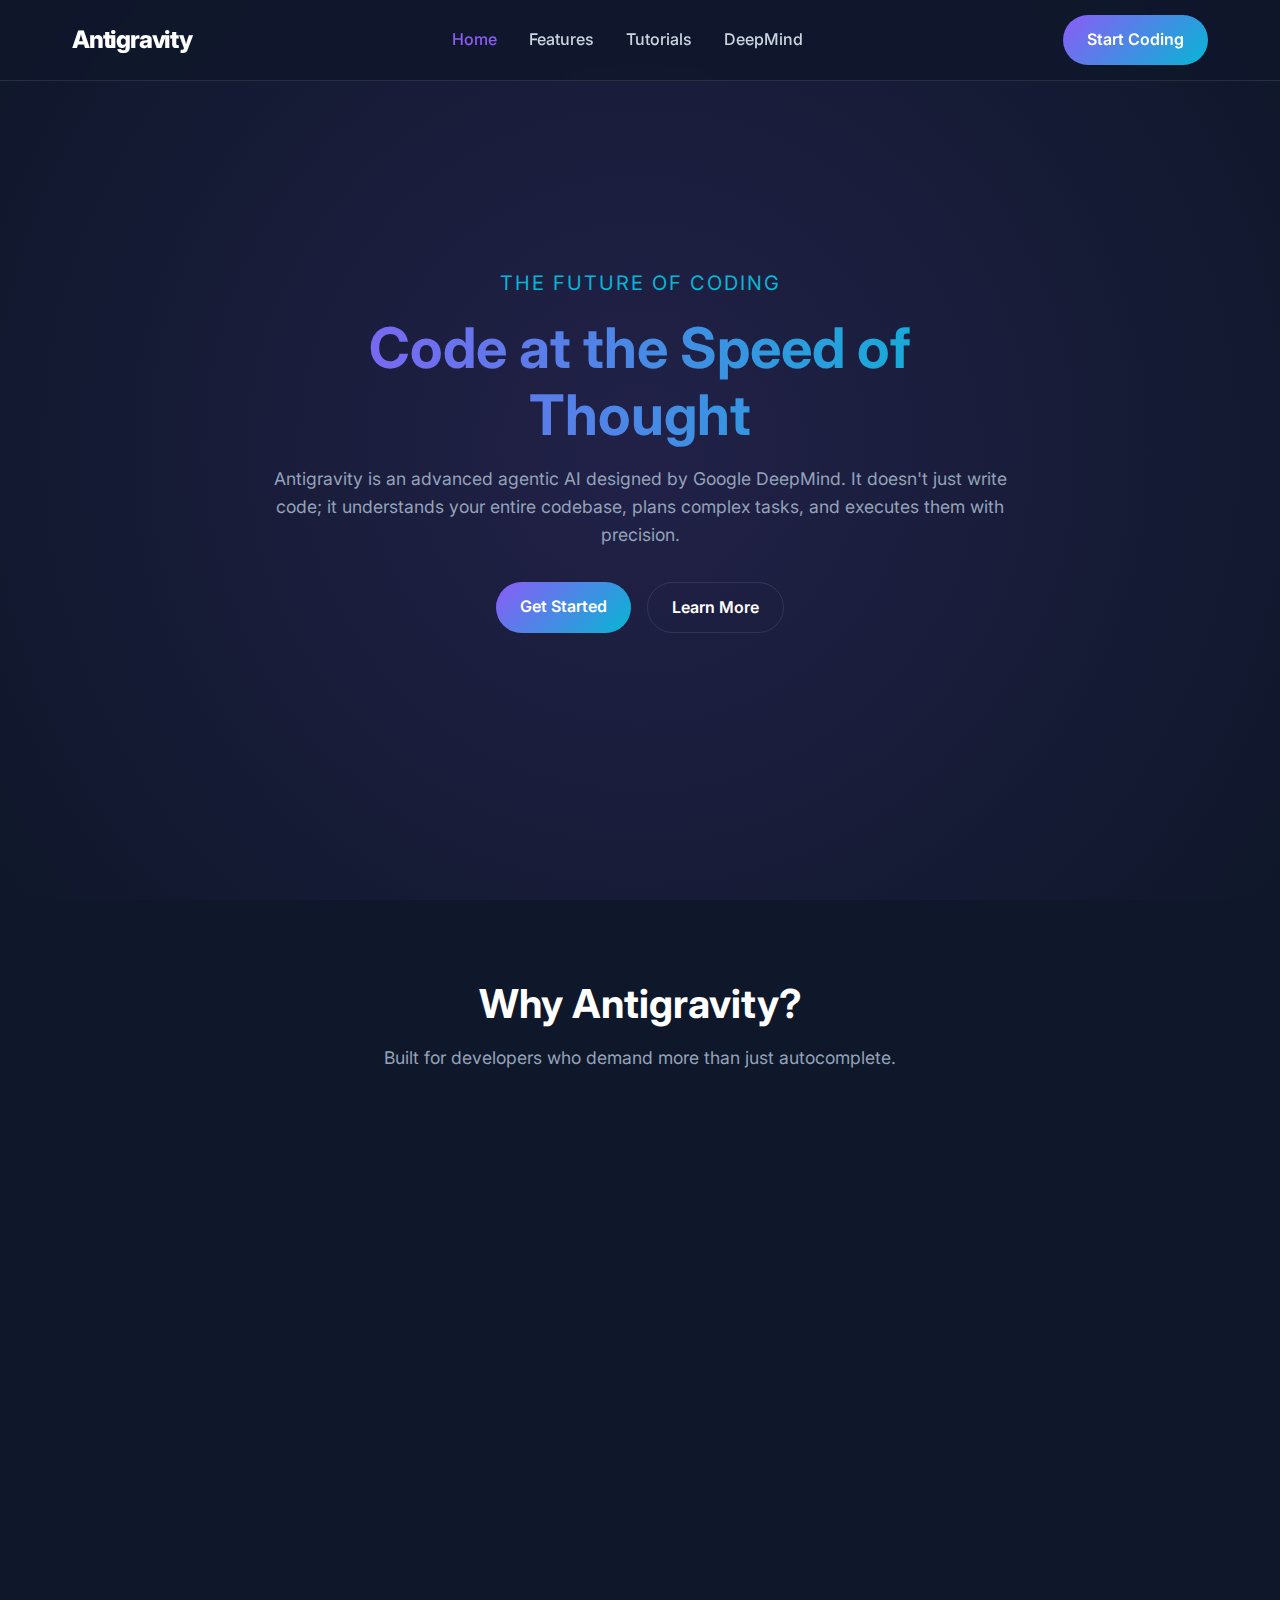
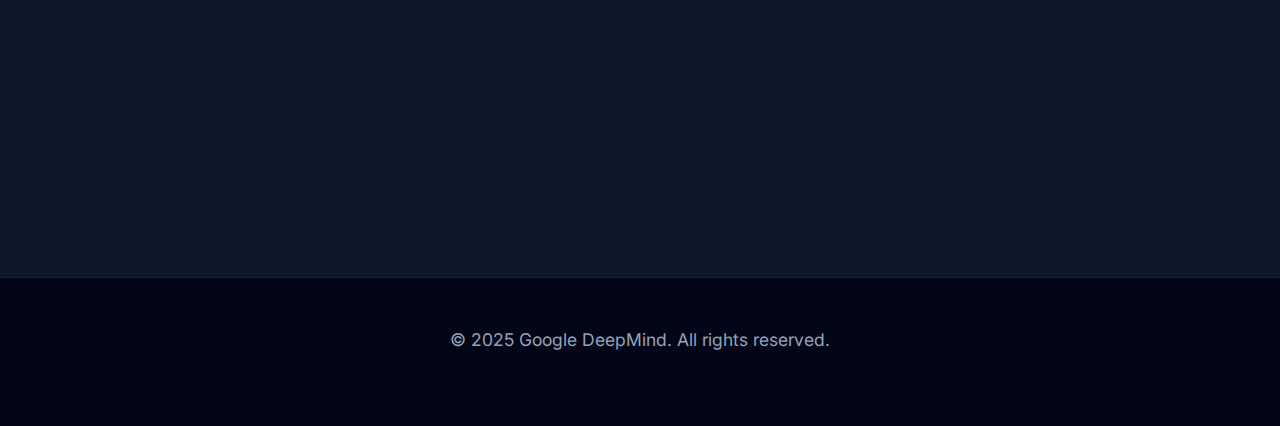
<file: index.html>
<!DOCTYPE html>
<html lang="en">

<head>
    <meta charset="UTF-8">
    <meta name="viewport" content="width=device-width, initial-scale=1.0">
    <title>Antigravity | Advanced Agentic Coding</title>
    <link rel="preconnect" href="https://fonts.googleapis.com">
    <link rel="preconnect" href="https://fonts.gstatic.com" crossorigin>
    <link href="https://fonts.googleapis.com/css2?family=Inter:wght@400;500;600;700;800&family=Fira+Code&display=swap"
        rel="stylesheet">
    <link rel="stylesheet" href="styles.css">
    <script async src="https://pagead2.googlesyndication.com/pagead/js/adsbygoogle.js?client=ca-pub-4131495586720086"
        crossorigin="anonymous"></script>
    <script async src="https://www.googletagmanager.com/gtag/js?id=G-J229PTPG5M"></script>
    <script>
        window.dataLayer = window.dataLayer || [];
        function gtag() { dataLayer.push(arguments); }
        gtag('js', new Date());

        gtag('config', 'G-J229PTPG5M');
    </script>
    <meta name="google-adsense-account" content="ca-pub-4131495586720086">
</head>

<body>
    <header>
        <div class="container">
            <nav>
                <a href="index.html" class="logo">Antigravity</a>
                <ul class="nav-links">
                    <li><a href="index.html" class="active">Home</a></li>
                    <li><a href="#features">Features</a></li>
                    <li><a href="tutorials.html">Tutorials</a></li>
                    <li><a href="https://github.com/google-deepmind" target="_blank">DeepMind</a></li>
                </ul>
                <a href="tutorials.html" class="cta-button">Start Coding</a>
            </nav>
        </div>
    </header>

    <main>
        <section class="hero">
            <div class="container hero-content">
                <span class="hero-tagline">The Future of Coding</span>
                <h1>Code at the Speed of Thought</h1>
                <p>Antigravity is an advanced agentic AI designed by Google DeepMind. It doesn't just write code; it
                    understands your entire codebase, plans complex tasks, and executes them with precision.</p>
                <div class="hero-buttons">
                    <a href="tutorials.html" class="cta-button">Get Started</a>
                    <a href="#features" class="secondary-button">Learn More</a>
                </div>
            </div>
        </section>

        <section id="features" class="section">
            <div class="container">
                <div class="section-header" style="text-align: center; margin-bottom: 3rem;">
                    <h2>Why Antigravity?</h2>
                    <p>Built for developers who demand more than just autocomplete.</p>
                </div>
                <div class="features-grid">
                    <div class="feature-card">
                        <div class="feature-icon">🧠</div>
                        <h3>Deep Understanding</h3>
                        <p>Antigravity analyzes your entire workspace, understanding dependencies, project structure,
                            and context just like a senior engineer.</p>
                    </div>
                    <div class="feature-card">
                        <div class="feature-icon">🤖</div>
                        <h3>Agentic Workflow</h3>
                        <p>It breaks down complex objectives into manageable tasks, executes them step-by-step, and
                            verifies the results automatically.</p>
                    </div>
                    <div class="feature-card">
                        <div class="feature-icon">🛠️</div>
                        <h3>Full Tool Access</h3>
                        <p>From running terminal commands to editing files and browsing the web, Antigravity has the
                            tools to get the job done.</p>
                    </div>
                    <div class="feature-card">
                        <div class="feature-icon">📝</div>
                        <h3>Artifact Management</h3>
                        <p>It creates and maintains implementation plans, task lists, and walkthroughs to keep you in
                            the loop and in control.</p>
                    </div>
                    <div class="feature-card">
                        <div class="feature-icon">👁️</div>
                        <h3>Visual Verification</h3>
                        <p>With browser capabilities, it can verify UI changes by taking screenshots and recording
                            sessions of your web apps.</p>
                    </div>
                    <div class="feature-card">
                        <div class="feature-icon">🔒</div>
                        <h3>Safe & Secure</h3>
                        <p>Built with safety in mind. You have full control over what commands are run and what files
                            are modified.</p>
                    </div>
                </div>
            </div>
        </section>
    </main>

    <footer>
        <div class="container">
            <p>&copy; 2025 Google DeepMind. All rights reserved.</p>
        </div>
    </footer>

    <script src="script.js"></script>
</body>

</html>
</file>
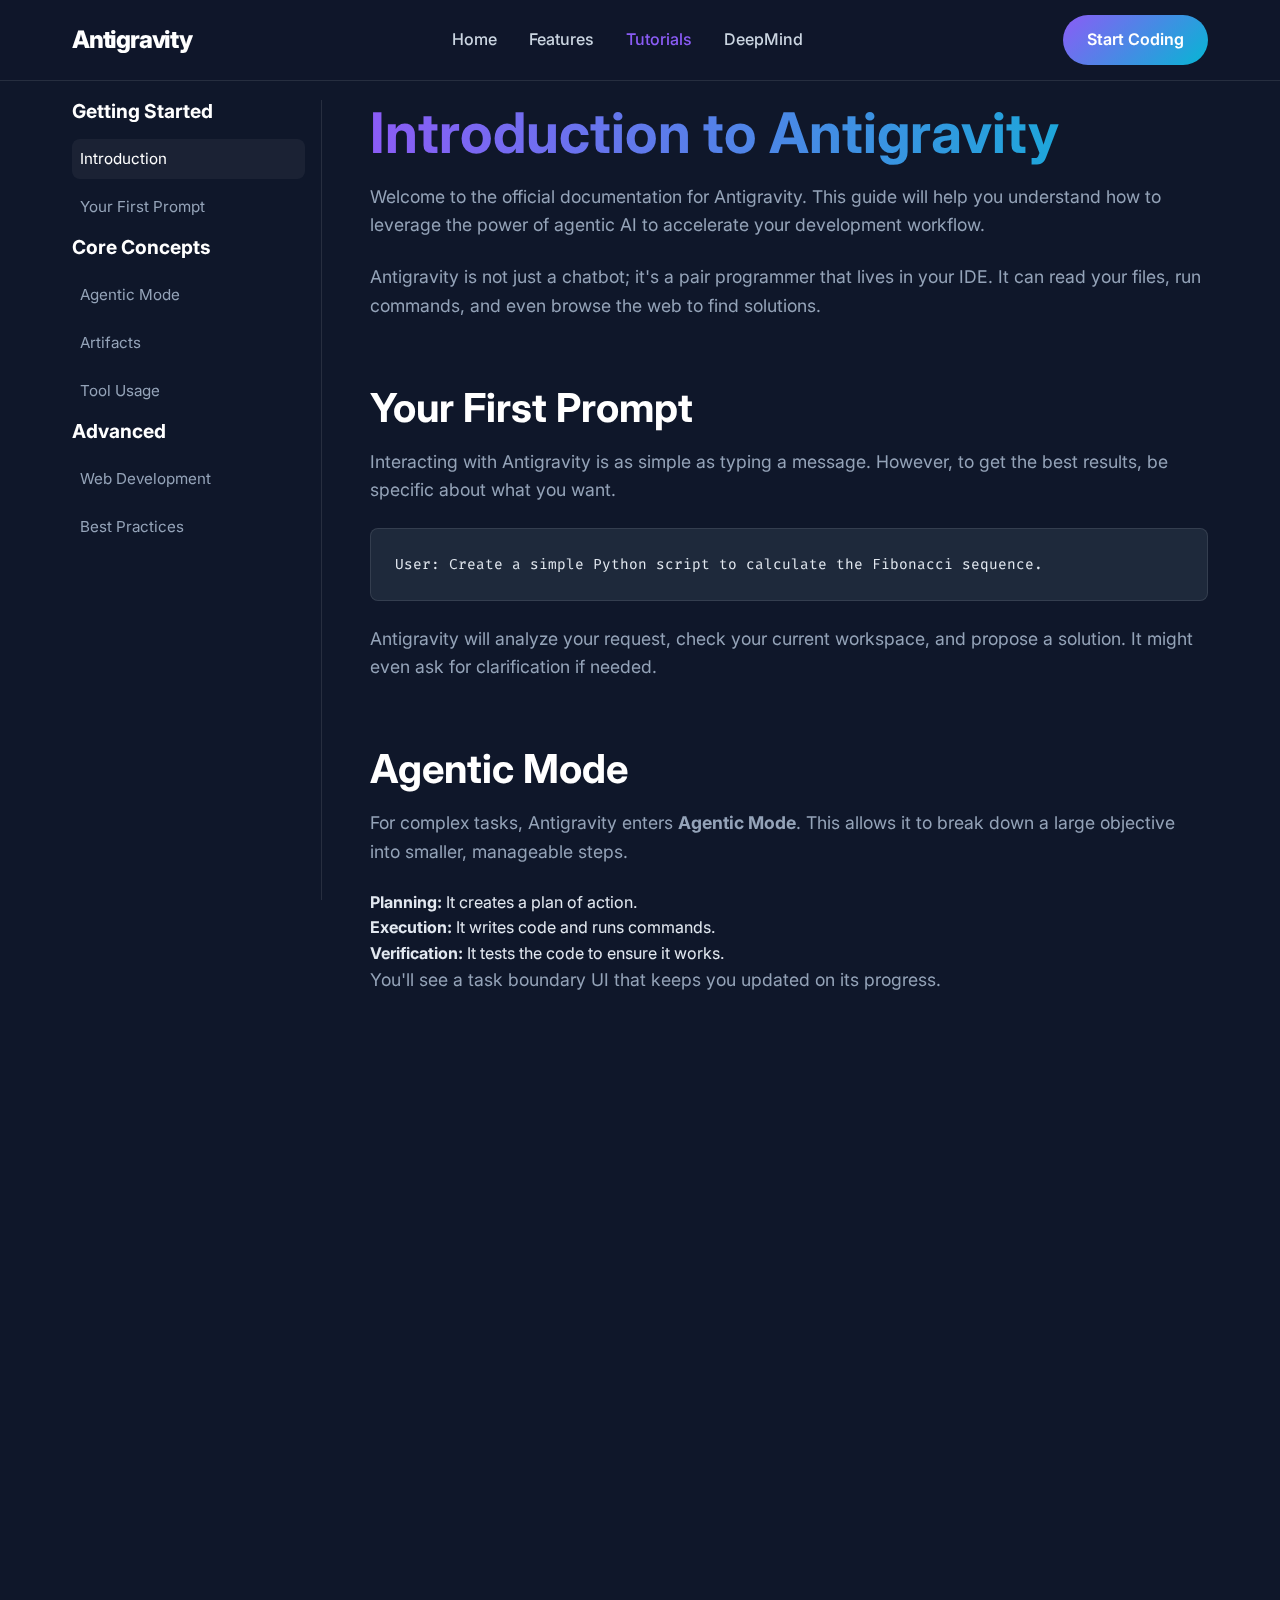
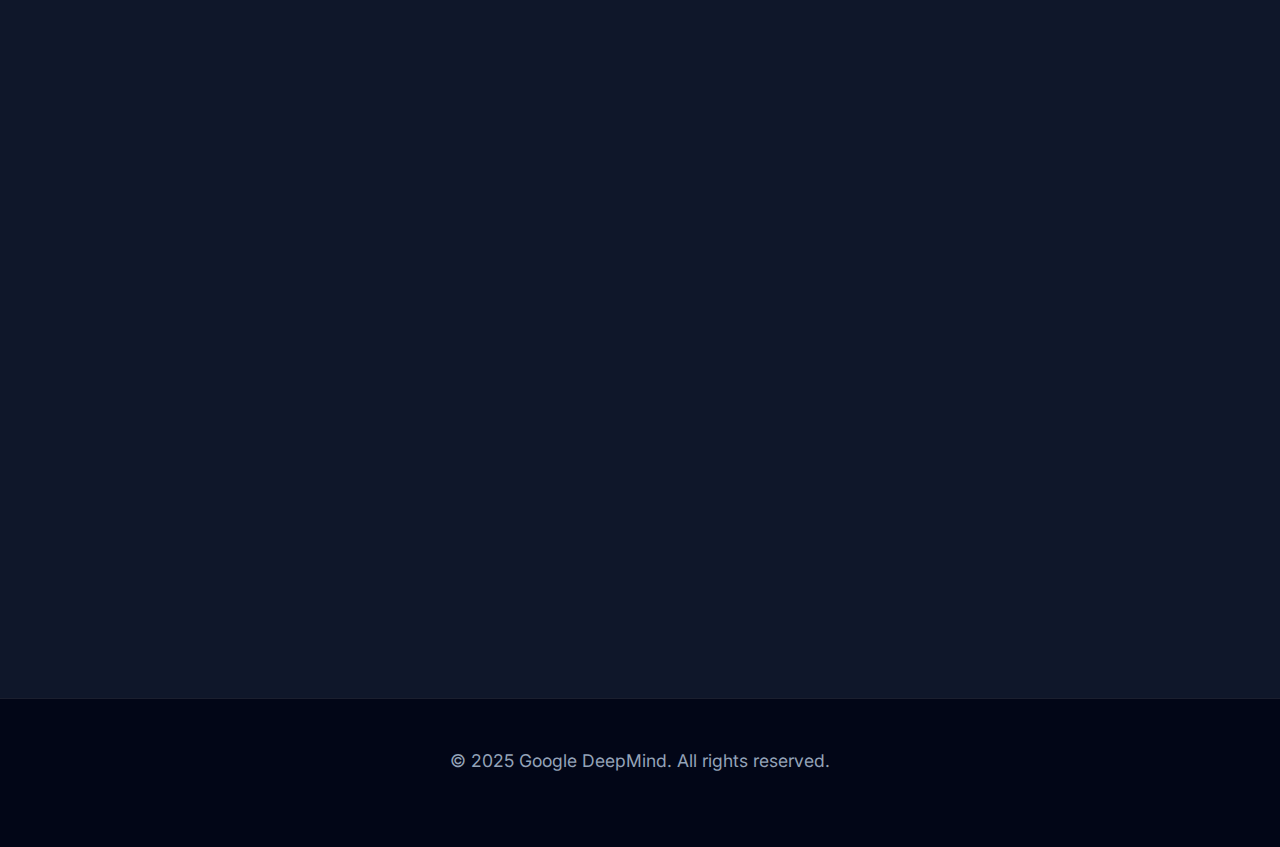
<file: tutorials.html>
<!DOCTYPE html>
<html lang="en">

<head>
    <meta charset="UTF-8">
    <meta name="viewport" content="width=device-width, initial-scale=1.0">
    <title>Tutorials - Antigravity</title>
    <link rel="preconnect" href="https://fonts.googleapis.com">
    <link rel="preconnect" href="https://fonts.gstatic.com" crossorigin>
    <link href="https://fonts.googleapis.com/css2?family=Inter:wght@400;500;600;700;800&family=Fira+Code&display=swap"
        rel="stylesheet">
    <link rel="stylesheet" href="styles.css">
</head>

<body>
    <header>
        <div class="container">
            <nav>
                <a href="index.html" class="logo">Antigravity</a>
                <ul class="nav-links">
                    <li><a href="index.html">Home</a></li>
                    <li><a href="index.html#features">Features</a></li>
                    <li><a href="tutorials.html" class="active">Tutorials</a></li>
                    <li><a href="https://github.com/google-deepmind" target="_blank">DeepMind</a></li>
                </ul>
                <a href="tutorials.html" class="cta-button">Start Coding</a>
            </nav>
        </div>
    </header>

    <main class="container tutorials-layout">
        <aside class="sidebar">
            <h3>Getting Started</h3>
            <ul>
                <li><a href="#introduction" class="active">Introduction</a></li>
                <li><a href="#first-prompt">Your First Prompt</a></li>
            </ul>
            <h3>Core Concepts</h3>
            <ul>
                <li><a href="#agentic-mode">Agentic Mode</a></li>
                <li><a href="#artifacts">Artifacts</a></li>
                <li><a href="#tools">Tool Usage</a></li>
            </ul>
            <h3>Advanced</h3>
            <ul>
                <li><a href="#web-dev">Web Development</a></li>
                <li><a href="#best-practices">Best Practices</a></li>
            </ul>
        </aside>

        <div class="tutorial-content">
            <section id="introduction" class="tutorial-section">
                <h1>Introduction to Antigravity</h1>
                <p>Welcome to the official documentation for Antigravity. This guide will help you understand how to
                    leverage the power of agentic AI to accelerate your development workflow.</p>
                <p>Antigravity is not just a chatbot; it's a pair programmer that lives in your IDE. It can read your
                    files, run commands, and even browse the web to find solutions.</p>
            </section>

            <section id="first-prompt" class="tutorial-section">
                <h2>Your First Prompt</h2>
                <p>Interacting with Antigravity is as simple as typing a message. However, to get the best results, be
                    specific about what you want.</p>
                <div class="code-block">
                    User: Create a simple Python script to calculate the Fibonacci sequence.
                </div>
                <p>Antigravity will analyze your request, check your current workspace, and propose a solution. It might
                    even ask for clarification if needed.</p>
            </section>

            <section id="agentic-mode" class="tutorial-section">
                <h2>Agentic Mode</h2>
                <p>For complex tasks, Antigravity enters <strong>Agentic Mode</strong>. This allows it to break down a
                    large objective into smaller, manageable steps.</p>
                <ul>
                    <li><strong>Planning:</strong> It creates a plan of action.</li>
                    <li><strong>Execution:</strong> It writes code and runs commands.</li>
                    <li><strong>Verification:</strong> It tests the code to ensure it works.</li>
                </ul>
                <p>You'll see a task boundary UI that keeps you updated on its progress.</p>
            </section>

            <section id="artifacts" class="tutorial-section">
                <h2>Artifacts</h2>
                <p>Antigravity uses "Artifacts" to manage its memory and communicate with you. These are markdown files
                    stored in your `.gemini` directory.</p>
                <ul>
                    <li><code>task.md</code>: A checklist of tasks.</li>
                    <li><code>implementation_plan.md</code>: A detailed technical design.</li>
                    <li><code>walkthrough.md</code>: A summary of completed work.</li>
                </ul>
            </section>

            <section id="tools" class="tutorial-section">
                <h2>Tool Usage</h2>
                <p>Antigravity has access to a powerful suite of tools:</p>
                <ul>
                    <li><strong>File Operations:</strong> Read, write, and edit files.</li>
                    <li><strong>Terminal:</strong> Run shell commands (with your permission).</li>
                    <li><strong>Browser:</strong> Visit websites and interact with web pages.</li>
                    <li><strong>Search:</strong> Search your codebase or the web.</li>
                </ul>
            </section>

            <section id="web-dev" class="tutorial-section">
                <h2>Web Development</h2>
                <p>When building web apps, Antigravity follows a strict set of guidelines to ensure high quality.</p>
                <p>It prioritizes:</p>
                <ul>
                    <li><strong>Aesthetics:</strong> Modern, premium designs.</li>
                    <li><strong>Responsiveness:</strong> Mobile-friendly layouts.</li>
                    <li><strong>Best Practices:</strong> Semantic HTML and SEO optimization.</li>
                </ul>
            </section>

            <section id="best-practices" class="tutorial-section">
                <h2>Best Practices</h2>
                <p>To get the most out of Antigravity:</p>
                <ol>
                    <li><strong>Be Clear:</strong> State your goal clearly.</li>
                    <li><strong>Provide Context:</strong> Mention relevant files or errors.</li>
                    <li><strong>Review Plans:</strong> specific feedback during the planning phase saves time later.
                    </li>
                    <li><strong>Iterate:</strong> Don't be afraid to ask for changes or refinements.</li>
                </ol>
            </section>
        </div>
    </main>

    <footer>
        <div class="container">
            <p>&copy; 2025 Google DeepMind. All rights reserved.</p>
        </div>
    </footer>

    <script src="script.js"></script>
</body>

</html>
</file>
<file: styles.css>
/* Global Styles */
:root {
    --bg-color: #0f172a;
    --text-color: #e2e8f0;
    --primary-color: #8b5cf6;
    --secondary-color: #06b6d4;
    --accent-color: #f472b6;
    --glass-bg: rgba(30, 41, 59, 0.7);
    --glass-border: rgba(255, 255, 255, 0.1);
    --font-main: 'Inter', sans-serif;
    --font-code: 'Fira Code', monospace;
}

* {
    margin: 0;
    padding: 0;
    box-sizing: border-box;
}

body {
    font-family: var(--font-main);
    background-color: var(--bg-color);
    color: var(--text-color);
    line-height: 1.6;
    overflow-x: hidden;
}

a {
    text-decoration: none;
    color: inherit;
    transition: color 0.3s ease;
}

ul {
    list-style: none;
}

/* Typography */
h1, h2, h3, h4, h5, h6 {
    font-weight: 700;
    line-height: 1.2;
    margin-bottom: 1rem;
    color: #fff;
}

h1 {
    font-size: 3.5rem;
    background: linear-gradient(to right, var(--primary-color), var(--secondary-color));
    -webkit-background-clip: text;
    -webkit-text-fill-color: transparent;
}

h2 {
    font-size: 2.5rem;
}

p {
    margin-bottom: 1.5rem;
    font-size: 1.1rem;
    color: #94a3b8;
}

/* Layout Utilities */
.container {
    max-width: 1200px;
    margin: 0 auto;
    padding: 0 2rem;
}

.section {
    padding: 5rem 0;
}

/* Header & Nav */
header {
    position: fixed;
    top: 0;
    left: 0;
    width: 100%;
    z-index: 1000;
    background: rgba(15, 23, 42, 0.8);
    backdrop-filter: blur(10px);
    border-bottom: 1px solid var(--glass-border);
}

nav {
    display: flex;
    justify-content: space-between;
    align-items: center;
    height: 80px;
}

.logo {
    font-size: 1.5rem;
    font-weight: 800;
    letter-spacing: -0.05em;
    color: #fff;
}

.nav-links {
    display: flex;
    gap: 2rem;
}

.nav-links a {
    font-weight: 500;
    color: #cbd5e1;
}

.nav-links a:hover, .nav-links a.active {
    color: var(--primary-color);
}

.cta-button {
    padding: 0.75rem 1.5rem;
    background: linear-gradient(135deg, var(--primary-color), var(--secondary-color));
    color: #fff;
    border-radius: 50px;
    font-weight: 600;
    transition: transform 0.3s ease, box-shadow 0.3s ease;
}

.cta-button:hover {
    transform: translateY(-2px);
    box-shadow: 0 10px 20px -10px rgba(139, 92, 246, 0.5);
}

/* Hero Section */
.hero {
    min-height: 100vh;
    display: flex;
    align-items: center;
    justify-content: center;
    text-align: center;
    position: relative;
    overflow: hidden;
}

.hero::before {
    content: '';
    position: absolute;
    top: -50%;
    left: -50%;
    width: 200%;
    height: 200%;
    background: radial-gradient(circle at center, rgba(139, 92, 246, 0.15) 0%, transparent 50%);
    animation: rotate 20s linear infinite;
    z-index: -1;
}

@keyframes rotate {
    0% { transform: rotate(0deg); }
    100% { transform: rotate(360deg); }
}

.hero-content {
    max-width: 800px;
    z-index: 1;
}

.hero-tagline {
    font-size: 1.25rem;
    color: var(--secondary-color);
    text-transform: uppercase;
    letter-spacing: 0.1em;
    margin-bottom: 1rem;
    display: block;
}

.hero-buttons {
    display: flex;
    gap: 1rem;
    justify-content: center;
    margin-top: 2rem;
}

.secondary-button {
    padding: 0.75rem 1.5rem;
    background: transparent;
    border: 1px solid var(--glass-border);
    color: #fff;
    border-radius: 50px;
    font-weight: 600;
    transition: background 0.3s ease;
}

.secondary-button:hover {
    background: rgba(255, 255, 255, 0.05);
}

/* Features Grid */
.features-grid {
    display: grid;
    grid-template-columns: repeat(auto-fit, minmax(300px, 1fr));
    gap: 2rem;
    margin-top: 3rem;
}

.feature-card {
    background: var(--glass-bg);
    border: 1px solid var(--glass-border);
    padding: 2rem;
    border-radius: 1rem;
    transition: transform 0.3s ease, border-color 0.3s ease;
}

.feature-card:hover {
    transform: translateY(-5px);
    border-color: var(--primary-color);
}

.feature-icon {
    font-size: 2rem;
    margin-bottom: 1rem;
    color: var(--secondary-color);
}

/* Tutorials Page */
.tutorials-layout {
    display: grid;
    grid-template-columns: 250px 1fr;
    gap: 3rem;
    padding-top: 100px; /* Account for fixed header */
    min-height: 100vh;
}

.sidebar {
    position: sticky;
    top: 100px;
    height: calc(100vh - 100px);
    overflow-y: auto;
    padding-right: 1rem;
    border-right: 1px solid var(--glass-border);
}

.sidebar h3 {
    font-size: 1.2rem;
    margin-bottom: 1rem;
    color: #fff;
}

.sidebar ul li {
    margin-bottom: 0.5rem;
}

.sidebar a {
    display: block;
    padding: 0.5rem;
    border-radius: 0.5rem;
    color: #94a3b8;
    font-size: 0.95rem;
}

.sidebar a:hover, .sidebar a.active {
    background: rgba(255, 255, 255, 0.05);
    color: #fff;
}

.tutorial-content {
    padding-bottom: 5rem;
}

.tutorial-section {
    margin-bottom: 4rem;
    scroll-margin-top: 100px;
}

.code-block {
    background: #1e293b;
    padding: 1.5rem;
    border-radius: 0.5rem;
    overflow-x: auto;
    font-family: var(--font-code);
    font-size: 0.9rem;
    color: #e2e8f0;
    border: 1px solid var(--glass-border);
    margin: 1.5rem 0;
}

/* Footer */
footer {
    background: #020617;
    padding: 3rem 0;
    margin-top: auto;
    border-top: 1px solid var(--glass-border);
    text-align: center;
    color: #64748b;
}

/* Responsive */
@media (max-width: 768px) {
    h1 { font-size: 2.5rem; }
    .tutorials-layout { grid-template-columns: 1fr; }
    .sidebar { display: none; } /* Simplified for mobile for now */
    .nav-links { display: none; } /* Needs mobile menu implementation */
}
</file>
